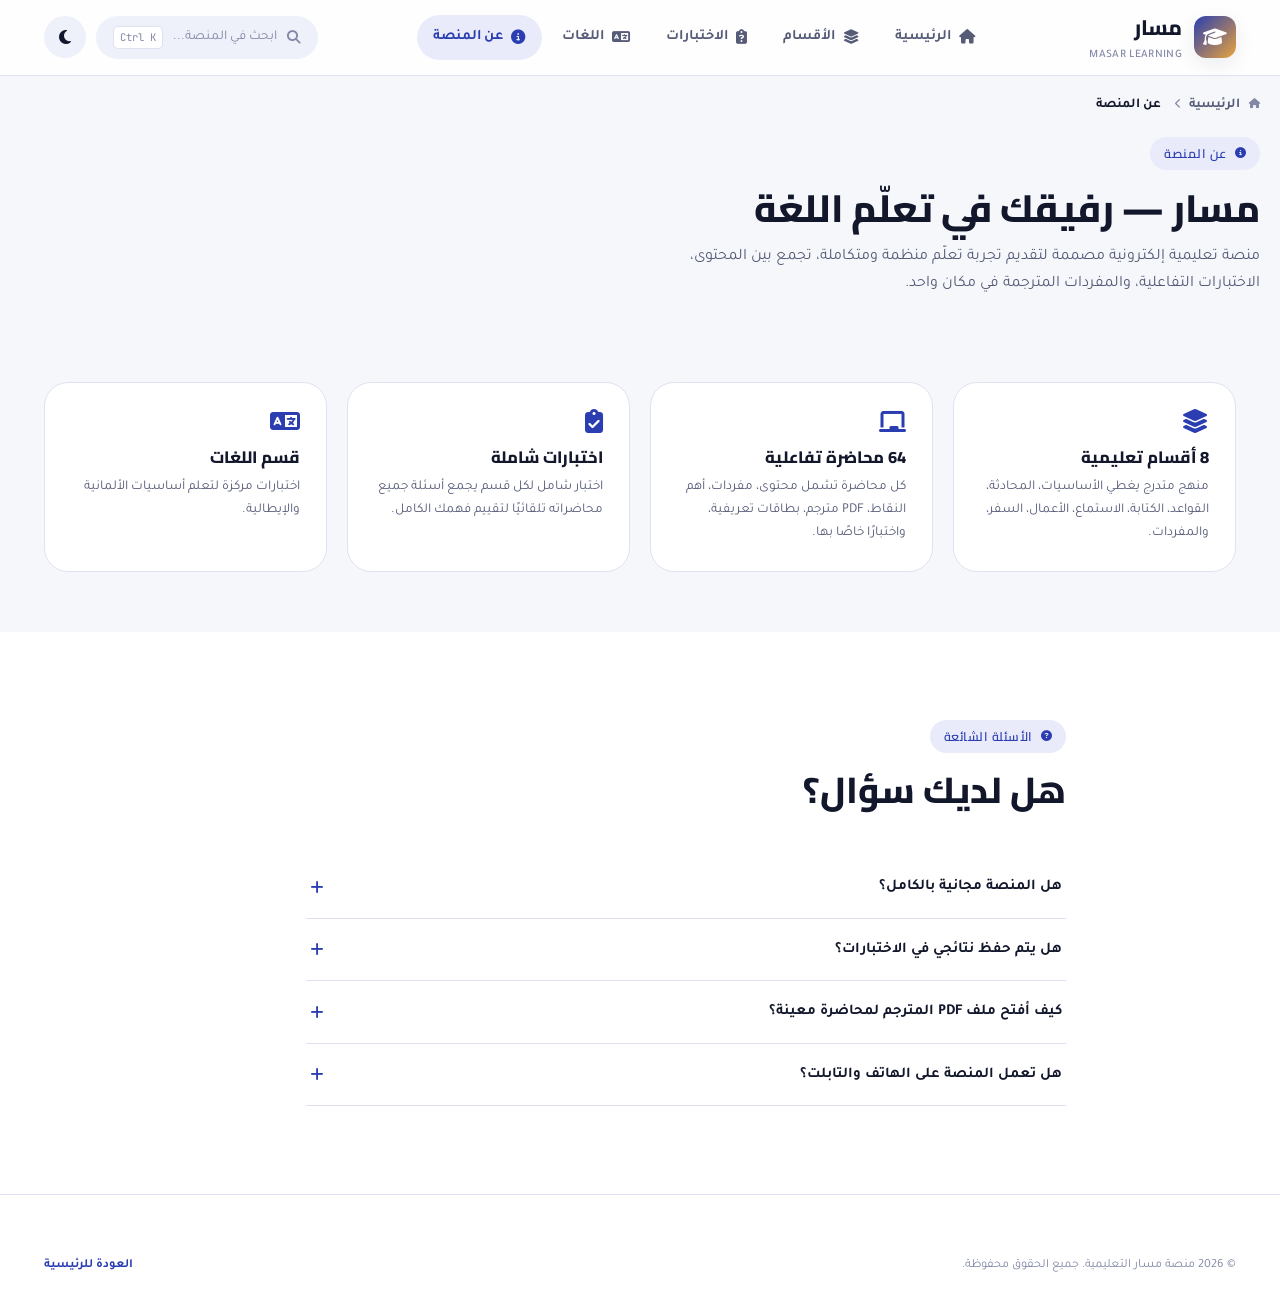
<file: about.html>
<!DOCTYPE html>
<html lang="ar" dir="rtl">
<head>
<meta charset="UTF-8" />
<meta name="viewport" content="width=device-width, initial-scale=1.0" />
<title>عن المنصة | مسار</title>
<link rel="preconnect" href="https://fonts.googleapis.com">
<link href="https://fonts.googleapis.com/css2?family=Cairo:wght@500;600;700;800;900&family=Tajawal:wght@400;500;700&family=JetBrains+Mono:wght@600;700&display=swap" rel="stylesheet">
<link rel="stylesheet" href="https://cdnjs.cloudflare.com/ajax/libs/font-awesome/6.5.1/css/all.min.css">
<link rel="stylesheet" href="style.css">
<link rel="stylesheet" href="animations.css">
<link rel="stylesheet" href="responsive.css">
</head>
<body>
<a class="skip-link" href="#main">تخطَّ إلى المحتوى</a>

<header class="site-header">
  <div class="container header-inner">
    <a href="index.html" class="brand">
      <span class="brand-mark"><i class="fa-solid fa-graduation-cap"></i></span>
      <span class="brand-text"><span>مسار</span><span class="brand-sub">MASAR LEARNING</span></span>
    </a>
    <nav class="main-nav" aria-label="التنقل الرئيسي">
      <a href="index.html"><i class="fa-solid fa-house"></i> الرئيسية</a>
      <a href="sections.html"><i class="fa-solid fa-layer-group"></i> الأقسام</a>
      <a href="quiz.html"><i class="fa-solid fa-clipboard-question"></i> الاختبارات</a>
      <a href="languages.html"><i class="fa-solid fa-language"></i> اللغات</a>
      <a href="about.html"><i class="fa-solid fa-circle-info"></i> عن المنصة</a>
    </nav>
    <div class="header-actions">
      <button class="search-trigger" type="button" aria-label="بحث">
        <i class="fa-solid fa-magnifying-glass"></i>
        <span class="st-label">ابحث في المنصة...</span>
        <kbd>Ctrl K</kbd>
      </button>
      <button class="btn-icon theme-toggle" type="button" aria-label="تبديل الوضع الليلي/النهاري">
        <i class="fa-solid fa-sun icon-sun"></i>
        <i class="fa-solid fa-moon icon-moon"></i>
      </button>
      <button class="nav-toggle" type="button" aria-label="فتح القائمة"><i class="fa-solid fa-bars"></i></button>
    </div>
  </div>
</header>

<div class="mobile-nav-drawer">
  <a href="index.html"><i class="fa-solid fa-house"></i> الرئيسية</a>
  <a href="sections.html"><i class="fa-solid fa-layer-group"></i> الأقسام</a>
  <a href="quiz.html"><i class="fa-solid fa-clipboard-question"></i> الاختبارات</a>
  <a href="languages.html"><i class="fa-solid fa-language"></i> اللغات</a>
  <a href="about.html"><i class="fa-solid fa-circle-info"></i> عن المنصة</a>
</div>

<main id="main">
  <div class="breadcrumbs container"><ol><li><a href="index.html"><i class="fa-solid fa-house"></i> الرئيسية</a></li><li><i class="fa-solid fa-chevron-left"></i></li><li>عن المنصة</li></ol></div>
  <div class="page-hero container">
    <span class="eyebrow"><i class="fa-solid fa-circle-info"></i> عن المنصة</span>
    <h1>مسار — رفيقك في تعلّم اللغة</h1>
    <p>منصة تعليمية إلكترونية مصممة لتقديم تجربة تعلّم منظمة ومتكاملة، تجمع بين المحتوى، الاختبارات التفاعلية، والمفردات المترجمة في مكان واحد.</p>
  </div>

  <div class="container" style="padding-bottom:60px;">
    <div class="about-grid">
      <div class="about-card reveal stagger-item">
        <i class="fa-solid fa-layer-group"></i>
        <h4>8 أقسام تعليمية</h4>
        <p>منهج متدرج يغطي الأساسيات، المحادثة، القواعد، الكتابة، الاستماع، الأعمال، السفر، والمفردات.</p>
      </div>
      <div class="about-card reveal stagger-item">
        <i class="fa-solid fa-chalkboard"></i>
        <h4>64 محاضرة تفاعلية</h4>
        <p>كل محاضرة تشمل محتوى، مفردات، أهم النقاط، PDF مترجم، بطاقات تعريفية، واختبارًا خاصًا بها.</p>
      </div>
      <div class="about-card reveal stagger-item">
        <i class="fa-solid fa-clipboard-check"></i>
        <h4>اختبارات شاملة</h4>
        <p>اختبار شامل لكل قسم يجمع أسئلة جميع محاضراته تلقائيًا لتقييم فهمك الكامل.</p>
      </div>
      <div class="about-card reveal stagger-item">
        <i class="fa-solid fa-language"></i>
        <h4>قسم اللغات</h4>
        <p>اختبارات مركزة لتعلم أساسيات الألمانية والإيطالية.</p>
      </div>
    </div>
  </div>

  <section class="section-block alt" id="faq">
    <div class="container" style="max-width:900px;">
      <div class="section-head reveal">
        <div>
          <span class="eyebrow"><i class="fa-solid fa-circle-question"></i> الأسئلة الشائعة</span>
          <h2>هل لديك سؤال؟</h2>
        </div>
      </div>
      <div class="faq-list">
        <div class="faq-item">
          <button class="faq-q"><span>هل المنصة مجانية بالكامل؟</span><i class="fa-solid fa-plus"></i></button>
          <div class="faq-a"><p>نعم، جميع الأقسام والمحاضرات والاختبارات متاحة بالكامل بدون أي رسوم أو تسجيل.</p></div>
        </div>
        <div class="faq-item">
          <button class="faq-q"><span>هل يتم حفظ نتائجي في الاختبارات؟</span><i class="fa-solid fa-plus"></i></button>
          <div class="faq-a"><p>نعم، يتم حفظ أفضل نتيجة لك ووضع العرض المفضل (الوضع الليلي/النهاري) محليًا على جهازك.</p></div>
        </div>
        <div class="faq-item">
          <button class="faq-q"><span>كيف أفتح ملف PDF المترجم لمحاضرة معينة؟</span><i class="fa-solid fa-plus"></i></button>
          <div class="faq-a"><p>من داخل صفحة أي محاضرة، افتح تبويب "PDF مترجم" ثم اضغط على زر فتح الملف ليُفتح في Google Drive بتبويب جديد.</p></div>
        </div>
        <div class="faq-item">
          <button class="faq-q"><span>هل تعمل المنصة على الهاتف والتابلت؟</span><i class="fa-solid fa-plus"></i></button>
          <div class="faq-a"><p>نعم، تم تصميم المنصة لتعمل بشكل كامل ومتجاوب على جميع الأجهزة.</p></div>
        </div>
      </div>
    </div>
  </section>
</main>

<!-- Loading Spinner -->
<div id="page-loader">
    <div class="loader-spinner"></div>
</div>

<footer class="site-footer">
  <div class="container">
    <div class="footer-bottom" style="border-top:none; padding-top:0;">
      <span>© 2026 منصة مسار التعليمية. جميع الحقوق محفوظة.</span>
      <a href="index.html" style="font-weight:700; color:var(--color-primary);">العودة للرئيسية</a>
    </div>
  </div>
</footer>
<script>
    window.addEventListener('DOMContentLoaded', () => {
        setTimeout(() => {
            const loader = document.getElementById('page-loader');
            if (loader) {
                loader.style.opacity = '0';
                loader.style.transition = 'opacity 0.3s ease';
                setTimeout(() => loader.remove(), 300);
            }
        }, 0); // تختفي بعد 0.2 ثانية بضمان تام
    });
</script>
<script src="data.js"></script>
<script src="utils.js"></script>
<script src="theme.js"></script>
<script src="navigation.js"></script>
<script src="search.js"></script>
<script src="app.js"></script>
<script>
    window.addEventListener('DOMContentLoaded', () => {
        setTimeout(() => {
            const loader = document.getElementById('page-loader');
            if (loader) {
                loader.style.opacity = '0';
                loader.style.transition = 'opacity 0.3s ease';
                setTimeout(() => loader.remove(), 300);
            }
        }, 300); // تختفي بعد 0.2 ثانية بضمان تام
    });
</script>
</body>
</html>
</file>
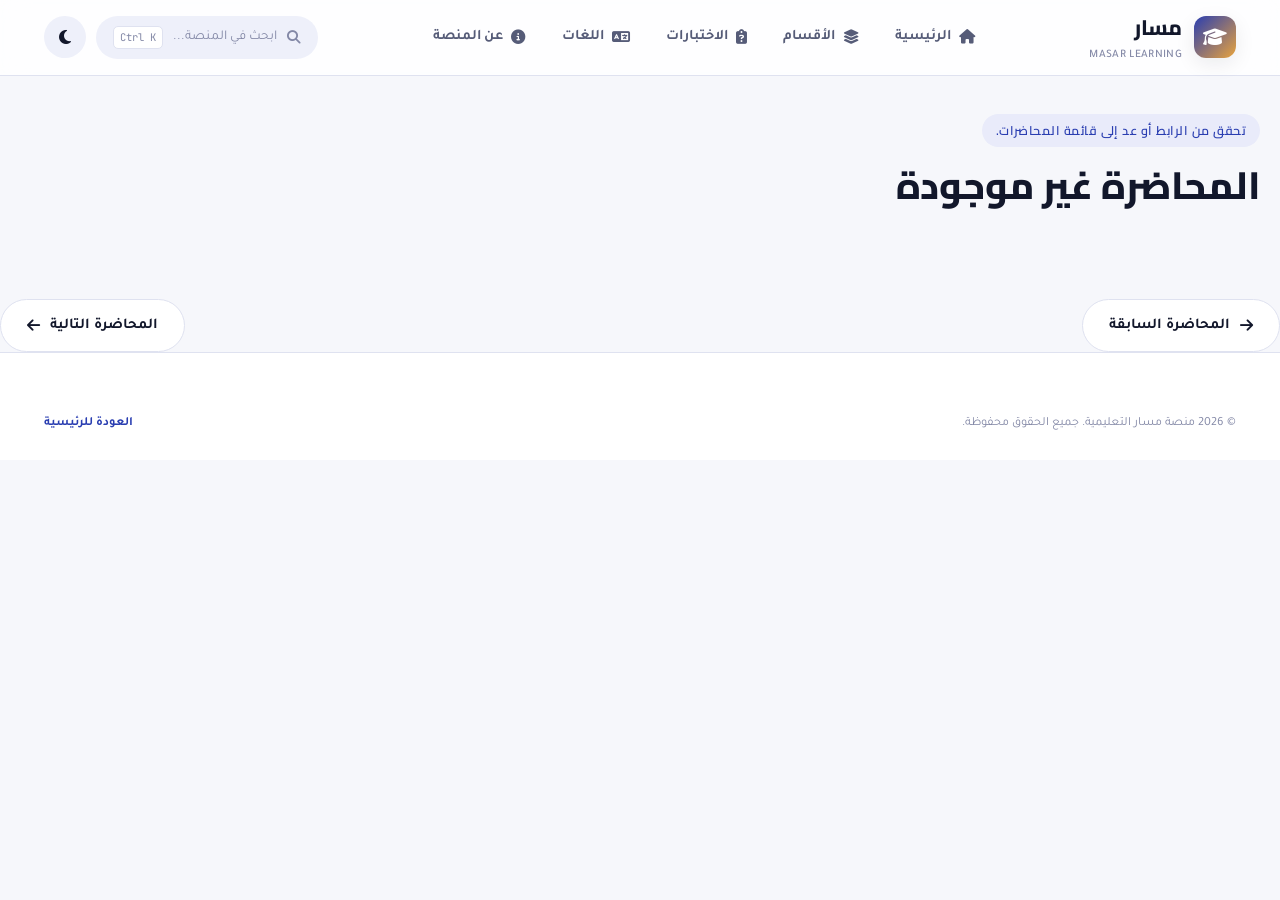
<file: lecture.html>
<!DOCTYPE html>
<html lang="ar" dir="rtl">
<head>
<meta charset="UTF-8" />
<meta name="viewport" content="width=device-width, initial-scale=1.0" />
<title>المحاضرة | مسار</title>
<link rel="preconnect" href="https://fonts.googleapis.com">
<link href="https://fonts.googleapis.com/css2?family=Cairo:wght@500;600;700;800;900&family=Tajawal:wght@400;500;700&family=JetBrains+Mono:wght@600;700&display=swap" rel="stylesheet">
<link rel="stylesheet" href="https://cdnjs.cloudflare.com/ajax/libs/font-awesome/6.5.1/css/all.min.css">
<link rel="stylesheet" href="style.css">
<link rel="stylesheet" href="animations.css">
<link rel="stylesheet" href="responsive.css">
</head>
<body>
<a class="skip-link" href="#main">تخطَّ إلى المحتوى</a>

<header class="site-header">
  <div class="container header-inner">
    <a href="index.html" class="brand">
      <span class="brand-mark"><i class="fa-solid fa-graduation-cap"></i></span>
      <span class="brand-text"><span>مسار</span><span class="brand-sub">MASAR LEARNING</span></span>
    </a>
    <nav class="main-nav" aria-label="التنقل الرئيسي">
      <a href="index.html"><i class="fa-solid fa-house"></i> الرئيسية</a>
      <a href="sections.html"><i class="fa-solid fa-layer-group"></i> الأقسام</a>
      <a href="quiz.html"><i class="fa-solid fa-clipboard-question"></i> الاختبارات</a>
      <a href="languages.html"><i class="fa-solid fa-language"></i> اللغات</a>
      <a href="about.html"><i class="fa-solid fa-circle-info"></i> عن المنصة</a>
    </nav>
    <div class="header-actions">
      <button class="search-trigger" type="button" aria-label="بحث">
        <i class="fa-solid fa-magnifying-glass"></i>
        <span class="st-label">ابحث في المنصة...</span>
        <kbd>Ctrl K</kbd>
      </button>
      <button class="btn-icon theme-toggle" type="button" aria-label="تبديل الوضع الليلي/النهاري">
        <i class="fa-solid fa-sun icon-sun"></i>
        <i class="fa-solid fa-moon icon-moon"></i>
      </button>
      <button class="nav-toggle" type="button" aria-label="فتح القائمة"><i class="fa-solid fa-bars"></i></button>
    </div>
  </div>
</header>

<div class="mobile-nav-drawer">
  <a href="index.html"><i class="fa-solid fa-house"></i> الرئيسية</a>
  <a href="sections.html"><i class="fa-solid fa-layer-group"></i> الأقسام</a>
  <a href="quiz.html"><i class="fa-solid fa-clipboard-question"></i> الاختبارات</a>
  <a href="languages.html"><i class="fa-solid fa-language"></i> اللغات</a>
  <a href="about.html"><i class="fa-solid fa-circle-info"></i> عن المنصة</a>
</div>

<main id="main">
<div id="lecturePageRoot">
  <div class="breadcrumbs container"><ol></ol></div>
  <div class="page-hero container">
    <span class="eyebrow" id="lectureSub"><i class="fa-solid fa-book"></i></span>
    <h1 id="lectureTitle">عنوان المحاضرة</h1>
  </div>

  <div class="container" style="padding-bottom:100px;" id="lectureShell">
    <div class="lecture-shell">
      <nav class="lecture-tabs" aria-label="أقسام المحاضرة">
        <button class="lecture-tab-btn active" data-tab="quiz"><i class="fa-solid fa-clipboard-question"></i> الاختبار</button>
        <!-- <button class="lecture-tab-btn active" data-tab="content"><i class="fa-solid fa-file-lines"></i> المحتوى</button> -->
        <button class="lecture-tab-btn" data-tab="vocabulary"><i class="fa-solid fa-spell-check"></i> المفردات</button>
        <button class="lecture-tab-btn" data-tab="points"><i class="fa-solid fa-list-check"></i> أهم النقاط</button>
        <button class="lecture-tab-btn" data-tab="pdf"><i class="fa-solid fa-file-pdf"></i> PDF مترجم</button>
        <button class="lecture-tab-btn" data-tab="flashcards"><i class="fa-solid fa-layer-group"></i> بطاقات تعريفية</button>
      </nav>

      <!-- <div class="lecture-panels">
        <section class="lecture-panel active" id="tabContentPanel">
          <div class="panel-card">
            <h3><i class="fa-solid fa-file-lines"></i> محتوى المحاضرة</h3>
            <p class="lecture-text-content"></p>
          </div> -->
        </section>
        <section class="lecture-panel active" id="tabQuizPanel">
          <div class="panel-card" style="text-align:center;">
            <h3 style="justify-content:center;"><i class="fa-solid fa-clipboard-question"></i> اختبار المحاضرة</h3>
            <p class="lecture-text-content" style="margin-bottom:22px;">
              يحتوي هذا الاختبار على <span id="lectureQuizCount">0</span> أسئلة اختيار من متعدد لتقييم فهمك للمحاضرة.
            </p>
            <a class="btn btn-accent" id="lectureQuizBtn" href="#"><i class="fa-solid fa-play"></i> ابدأ الاختبار</a>
          </div>
        </section>

        <section class="lecture-panel" id="tabVocabularyPanel">
          <div class="panel-card">
            <h3><i class="fa-solid fa-spell-check"></i> المفردات والترجمة</h3>
            <div id="vocabMount"></div>
          </div>
        </section>

        <section class="lecture-panel" id="tabPointsPanel">
          <div class="panel-card">
            <h3><i class="fa-solid fa-list-check"></i> أهم النقاط</h3>
            <div class="points-list" id="pointsList"></div>
          </div>
        </section>

        <section class="lecture-panel" id="tabPdfPanel">
          <div class="panel-card">
            <h3><i class="fa-solid fa-file-pdf"></i> ملف PDF المترجم</h3>
            <p class="lecture-text-content">حمّل أو افتح النسخة المترجمة الكاملة لهذه المحاضرة بصيغة PDF من Google Drive.</p>
            <div class="pdf-box">
              <div class="pdf-box-info">
                <span class="pdf-icon"><i class="fa-solid fa-file-pdf"></i></span>
                <div>
                  <h4>ملف المحاضرة المترجم</h4>
                  <p>يفتح في تبويب جديد عبر Google Drive</p>
                </div>
              </div>
              <a class="btn btn-primary" id="pdfOpenBtn" href="#" target="_blank" rel="noopener">
                <i class="fa-solid fa-arrow-up-right-from-square"></i> فتح PDF المترجم
              </a>
            </div>
          </div>
        </section>

        <section class="lecture-panel" id="tabFlashcardsPanel">
          <div class="panel-card">
            <h3><i class="fa-solid fa-layer-group"></i> بطاقات تعريفية</h3>
            <div id="flashcardsMount"></div>
          </div>
        </section>

      </div>
    </div>

    <div style="display:flex; justify-content:space-between; margin-top:34px; gap:14px; flex-wrap:wrap;">
      <a class="btn btn-ghost" id="prevLectureBtn" href="#"><i class="fa-solid fa-arrow-right"></i> المحاضرة السابقة</a>
      <a class="btn btn-ghost" id="nextLectureBtn" href="#" style="margin-inline-start:auto;">المحاضرة التالية <i class="fa-solid fa-arrow-left"></i></a>
    </div>
  </div>
</div>
</main>

<!-- Loading Spinner -->
<div id="page-loader">
    <div class="loader-spinner"></div>
</div>

<footer class="site-footer">
  <div class="container">
    <div class="footer-bottom" style="border-top:none; padding-top:0;">
      <span>© 2026 منصة مسار التعليمية. جميع الحقوق محفوظة.</span>
      <a href="index.html" style="font-weight:700; color:var(--color-primary);">العودة للرئيسية</a>
    </div>
  </div>
</footer>
<script>
    window.addEventListener('DOMContentLoaded', () => {
        setTimeout(() => {
            const loader = document.getElementById('page-loader');
            if (loader) {
                loader.style.opacity = '0';
                loader.style.transition = 'opacity 0.3s ease';
                setTimeout(() => loader.remove(), 300);
            }
        }, 300); // تختفي بعد 0.2 ثانية بضمان تام
    });
</script>
<script src="data.js"></script>
<script src="utils.js"></script>
<script src="theme.js"></script>
<script src="navigation.js"></script>
<script src="search.js"></script>
<script src="vocabulary.js"></script>
<script src="flashcards.js"></script>
<script src="lectures.js"></script>
<script src="app.js"></script>
</body>
</html>
</file>
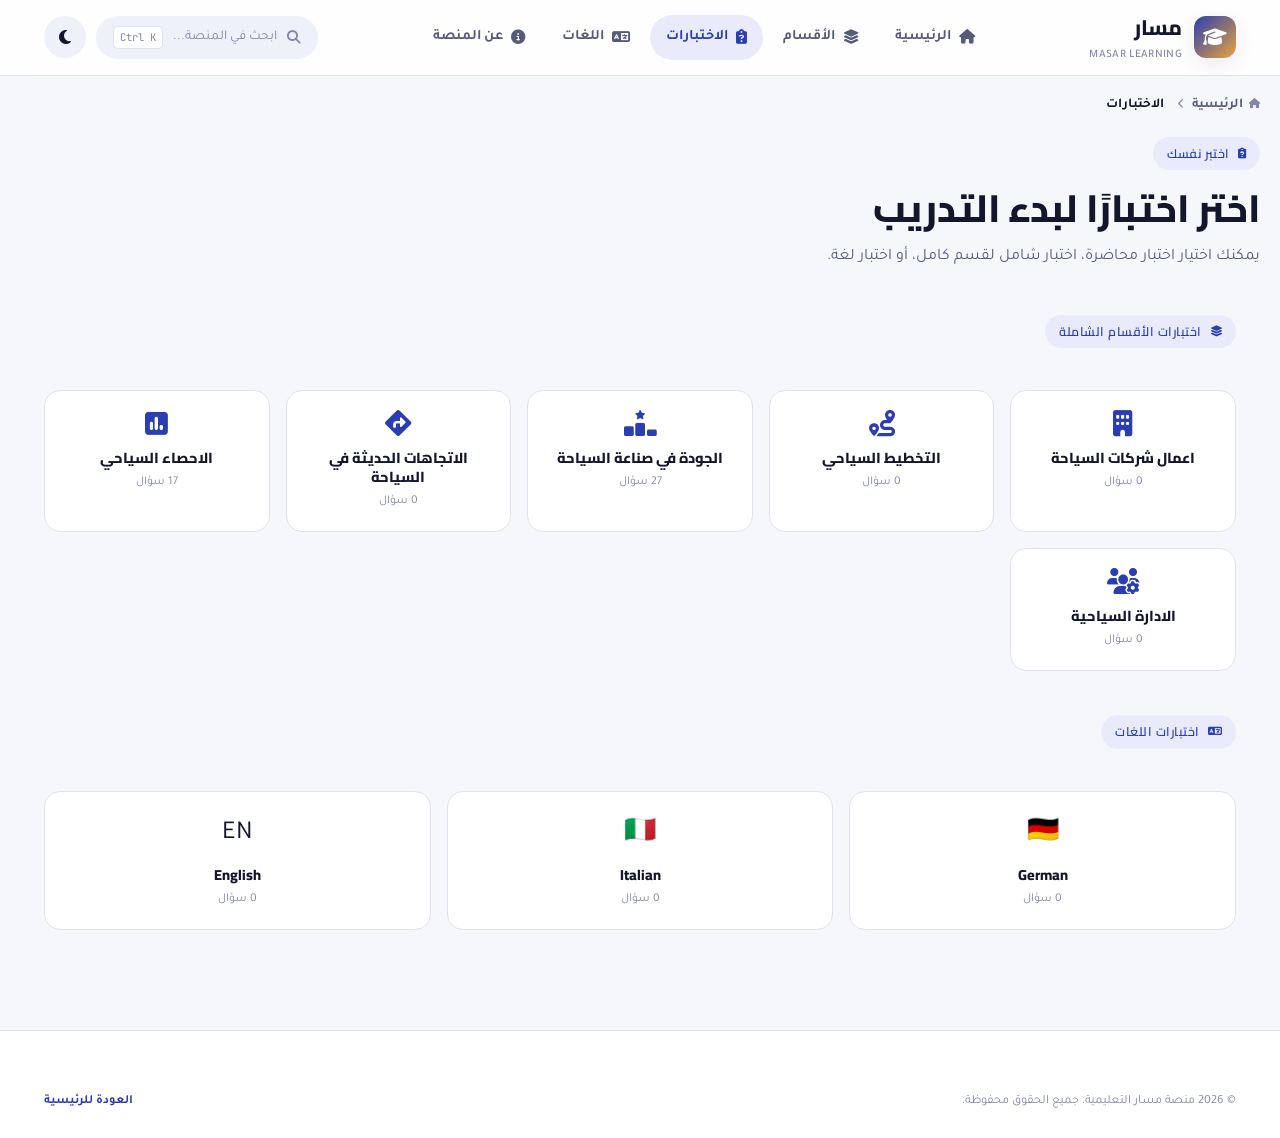
<file: quiz.html>
<!DOCTYPE html>
<html lang="ar" dir="rtl">
<head>
<meta charset="UTF-8" />
<meta name="viewport" content="width=device-width, initial-scale=1.0" />
<title>الاختبارات | مسار</title>
<link rel="preconnect" href="https://fonts.googleapis.com">
<link href="https://fonts.googleapis.com/css2?family=Cairo:wght@500;600;700;800;900&family=Tajawal:wght@400;500;700&family=JetBrains+Mono:wght@600;700&display=swap" rel="stylesheet">
<link rel="stylesheet" href="https://cdnjs.cloudflare.com/ajax/libs/font-awesome/6.5.1/css/all.min.css">
<link rel="stylesheet" href="style.css">
<link rel="stylesheet" href="animations.css">
<link rel="stylesheet" href="responsive.css">
</head>
<body>
<a class="skip-link" href="#main">تخطَّ إلى المحتوى</a>

<header class="site-header">
  <div class="container header-inner">
    <a href="index.html" class="brand">
      <span class="brand-mark"><i class="fa-solid fa-graduation-cap"></i></span>
      <span class="brand-text"><span>مسار</span><span class="brand-sub">MASAR LEARNING</span></span>
    </a>
    <nav class="main-nav" aria-label="التنقل الرئيسي">
      <a href="index.html"><i class="fa-solid fa-house"></i> الرئيسية</a>
      <a href="sections.html"><i class="fa-solid fa-layer-group"></i> الأقسام</a>
      <a href="quiz.html"><i class="fa-solid fa-clipboard-question"></i> الاختبارات</a>
      <a href="languages.html"><i class="fa-solid fa-language"></i> اللغات</a>
      <a href="about.html"><i class="fa-solid fa-circle-info"></i> عن المنصة</a>
    </nav>
    <div class="header-actions">
      <button class="search-trigger" type="button" aria-label="بحث">
        <i class="fa-solid fa-magnifying-glass"></i>
        <span class="st-label">ابحث في المنصة...</span>
        <kbd>Ctrl K</kbd>
      </button>
      <button class="btn-icon theme-toggle" type="button" aria-label="تبديل الوضع الليلي/النهاري">
        <i class="fa-solid fa-sun icon-sun"></i>
        <i class="fa-solid fa-moon icon-moon"></i>
      </button>
      <button class="nav-toggle" type="button" aria-label="فتح القائمة"><i class="fa-solid fa-bars"></i></button>
    </div>
  </div>
</header>

<div class="mobile-nav-drawer">
  <a href="index.html"><i class="fa-solid fa-house"></i> الرئيسية</a>
  <a href="sections.html"><i class="fa-solid fa-layer-group"></i> الأقسام</a>
  <a href="quiz.html"><i class="fa-solid fa-clipboard-question"></i> الاختبارات</a>
  <a href="languages.html"><i class="fa-solid fa-language"></i> اللغات</a>
  <a href="about.html"><i class="fa-solid fa-circle-info"></i> عن المنصة</a>
</div>

<main id="main">
<div id="quizPageRoot">
  <div class="breadcrumbs container"><ol></ol></div>
  <div class="page-hero container">
    <span class="eyebrow"><i class="fa-solid fa-clipboard-question"></i> اختبر نفسك</span>
    <h1 id="quizTitle">الاختبارات</h1>
    <p id="quizSub"></p>
  </div>

  <div class="container" style="padding-bottom:100px;">
    <div id="quizPicker" class="empty-hidden"></div>
    <div id="quizEngineMount" class="empty-hidden"></div>
  </div>
</div>
</main>

<!-- Loading Spinner -->
<div id="page-loader">
    <div class="loader-spinner"></div>
</div>

<footer class="site-footer">
  <div class="container">
    <div class="footer-bottom" style="border-top:none; padding-top:0;">
      <span>© 2026 منصة مسار التعليمية. جميع الحقوق محفوظة.</span>
      <a href="index.html" style="font-weight:700; color:var(--color-primary);">العودة للرئيسية</a>
    </div>
  </div>
</footer>
<script>
    window.addEventListener('DOMContentLoaded', () => {
        setTimeout(() => {
            const loader = document.getElementById('page-loader');
            if (loader) {
                loader.style.opacity = '0';
                loader.style.transition = 'opacity 0.3s ease';
                setTimeout(() => loader.remove(), 300);
            }
        }, 300); // تختفي بعد 0.2 ثانية بضمان تام
    });
</script>
<script src="data.js"></script>
<script src="utils.js"></script>
<script src="theme.js"></script>
<script src="navigation.js"></script>
<script src="search.js"></script>
<script src="quiz.js"></script>
<script src="quiz-page.js"></script>
<script src="app.js"></script>
</body>
</html>
</file>
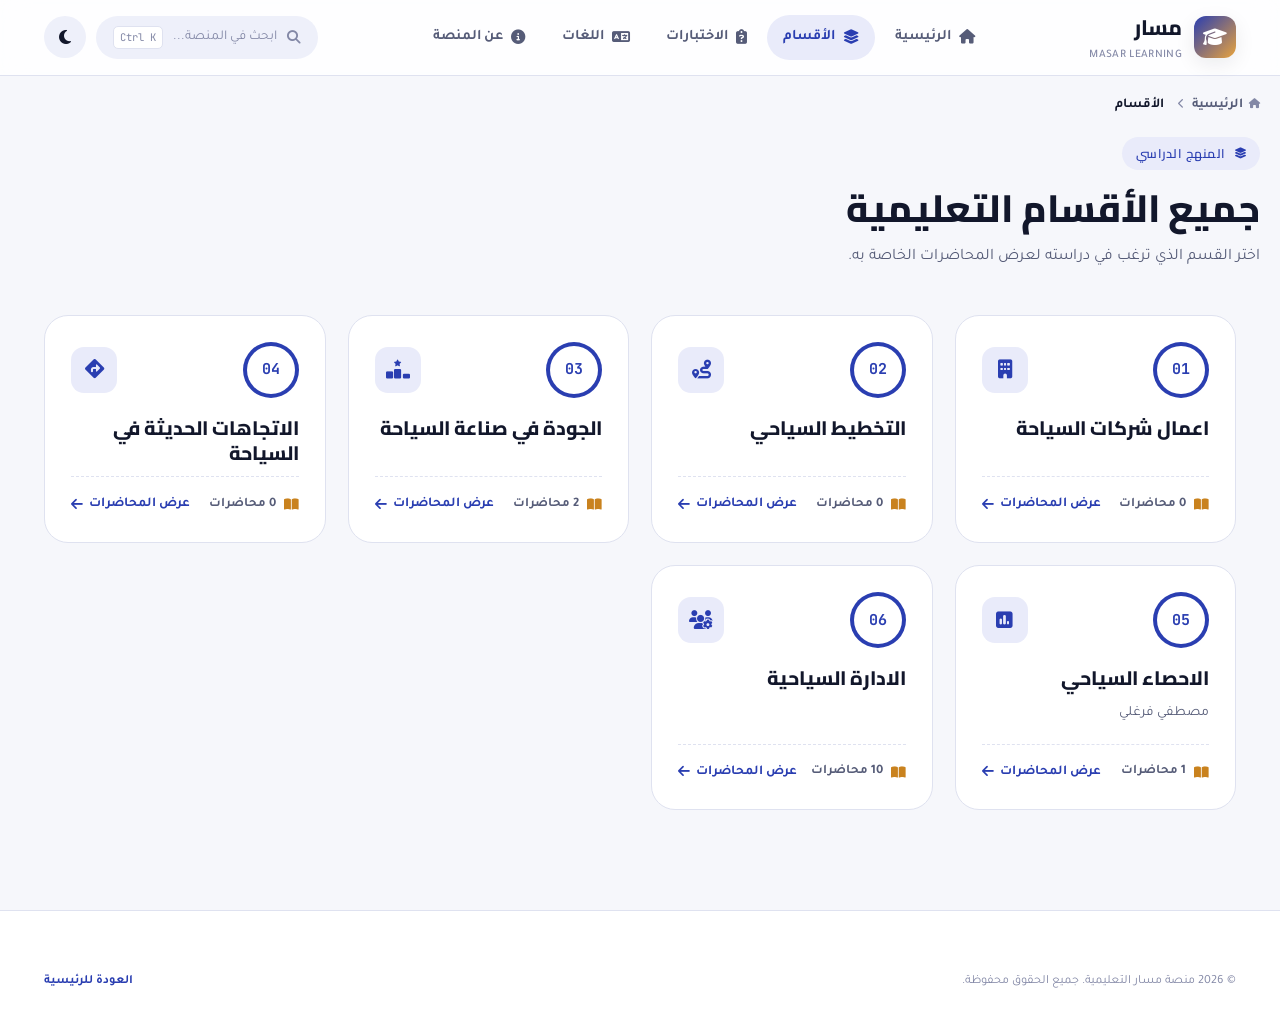
<file: sections.html>
<!DOCTYPE html>
<html lang="ar" dir="rtl">
<head>
<meta charset="UTF-8" />
<meta name="viewport" content="width=device-width, initial-scale=1.0" />
<title>الأقسام التعليمية | مسار</title>
<meta name="description" content="تصفح الأقسام الثمانية ومحاضراتها في منصة مسار التعليمية." />
<link rel="preconnect" href="https://fonts.googleapis.com">
<link href="https://fonts.googleapis.com/css2?family=Cairo:wght@500;600;700;800;900&family=Tajawal:wght@400;500;700&family=JetBrains+Mono:wght@600;700&display=swap" rel="stylesheet">
<link rel="stylesheet" href="https://cdnjs.cloudflare.com/ajax/libs/font-awesome/6.5.1/css/all.min.css">
<link rel="stylesheet" href="style.css">
<link rel="stylesheet" href="animations.css">
<link rel="stylesheet" href="responsive.css">
</head>
<body>
<a class="skip-link" href="#main">تخطَّ إلى المحتوى</a>

<header class="site-header">
  <div class="container header-inner">
    <a href="index.html" class="brand">
      <span class="brand-mark"><i class="fa-solid fa-graduation-cap"></i></span>
      <span class="brand-text"><span>مسار</span><span class="brand-sub">MASAR LEARNING</span></span>
    </a>
    <nav class="main-nav" aria-label="التنقل الرئيسي">
      <a href="index.html"><i class="fa-solid fa-house"></i> الرئيسية</a>
      <a href="sections.html"><i class="fa-solid fa-layer-group"></i> الأقسام</a>
      <a href="quiz.html"><i class="fa-solid fa-clipboard-question"></i> الاختبارات</a>
      <a href="languages.html"><i class="fa-solid fa-language"></i> اللغات</a>
      <a href="about.html"><i class="fa-solid fa-circle-info"></i> عن المنصة</a>
    </nav>
    <div class="header-actions">
      <button class="search-trigger" type="button" aria-label="بحث">
        <i class="fa-solid fa-magnifying-glass"></i>
        <span class="st-label">ابحث في المنصة...</span>
        <kbd>Ctrl K</kbd>
      </button>
      <button class="btn-icon theme-toggle" type="button" aria-label="تبديل الوضع الليلي/النهاري">
        <i class="fa-solid fa-sun icon-sun"></i>
        <i class="fa-solid fa-moon icon-moon"></i>
      </button>
      <button class="nav-toggle" type="button" aria-label="فتح القائمة"><i class="fa-solid fa-bars"></i></button>
    </div>
  </div>
</header>

<div class="mobile-nav-drawer">
  <a href="index.html"><i class="fa-solid fa-house"></i> الرئيسية</a>
  <a href="sections.html"><i class="fa-solid fa-layer-group"></i> الأقسام</a>
  <a href="quiz.html"><i class="fa-solid fa-clipboard-question"></i> الاختبارات</a>
  <a href="languages.html"><i class="fa-solid fa-language"></i> اللغات</a>
  <a href="about.html"><i class="fa-solid fa-circle-info"></i> عن المنصة</a>
</div>

<main id="main">
<div id="sectionsPageRoot">
  <div class="breadcrumbs container"><ol></ol></div>
  <div class="page-hero container">
    <span class="eyebrow"><i class="fa-solid fa-layer-group"></i> المنهج الدراسي</span>
    <h1 id="pageTitle">جميع الأقسام</h1>
    <p id="pageDesc"></p>
  </div>

  <div class="container" style="padding-bottom:100px;">
    <div class="sections-grid reveal-stagger empty-hidden" id="allSectionsGrid"></div>

    <div class="lecture-list empty-hidden" id="lectureList"></div>

    <div class="comprehensive-banner empty-hidden" id="comprehensiveBanner">
      <div class="comprehensive-banner-text">
        <h3><i class="fa-solid fa-trophy" style="color:var(--color-accent-dark);"></i> اختبار شامل للقسم</h3>
        <p>اختبر نفسك في <span id="comprehensiveCount">0</span> سؤالًا مجمّعة من كل محاضرات هذا القسم.</p>
      </div>
      <a class="btn btn-accent" id="comprehensiveLink" href="#"><i class="fa-solid fa-bolt"></i> ابدأ الاختبار الشامل</a>
    </div>
  </div>
</div>
</main>

<!-- Loading Spinner -->
<div id="page-loader">
    <div class="loader-spinner"></div>
</div>

<footer class="site-footer">
  <div class="container">
    <div class="footer-bottom" style="border-top:none; padding-top:0;">
      <span>© 2026 منصة مسار التعليمية. جميع الحقوق محفوظة.</span>
      <a href="index.html" style="font-weight:700; color:var(--color-primary);">العودة للرئيسية</a>
    </div>
  </div>
</footer>
<script>
    window.addEventListener('DOMContentLoaded', () => {
        setTimeout(() => {
            const loader = document.getElementById('page-loader');
            if (loader) {
                loader.style.opacity = '0';
                loader.style.transition = 'opacity 0.3s ease';
                setTimeout(() => loader.remove(), 300);
            }
        }, 300); // تختفي بعد 0.2 ثانية بضمان تام
    });
</script>
<script src="data.js"></script>
<script src="utils.js"></script>
<script src="theme.js"></script>
<script src="navigation.js"></script>
<script src="search.js"></script>
<script src="lectures.js"></script>
<script src="app.js"></script>
</body>
</html>
</file>
<file: style.css>
/* ==========================================================================
   منصة "مسار" التعليمية — Core Stylesheet
   Design system: academic indigo + amber accent, ring motif
   ========================================================================== */

:root {
  /* -------- Color tokens (Light) -------- */
  --color-bg: #F6F7FB;
  --color-bg-alt: #FFFFFF;
  --color-surface: #FFFFFF;
  --color-surface-2: #EEF0FA;
  --color-border: #DFE2F0;
  --color-text: #12172B;
  --color-text-muted: #565C78;
  --color-text-soft: #8388A6;

  --color-primary: #2A3EB1;
  --color-primary-dark: #1E2C85;
  --color-primary-light: #5769D8;
  --color-primary-tint: #E9EBFA;

  --color-accent: #E8A33D;
  --color-accent-dark: #C9821E;
  --color-accent-tint: #FCF0DC;

  --color-success: #1F9D6B;
  --color-success-tint: #E1F7EE;
  --color-danger: #E4574C;
  --color-danger-tint: #FCE7E5;

  --shadow-sm: 0 1px 2px rgba(18, 23, 43, 0.06), 0 1px 1px rgba(18, 23, 43, 0.04);
  --shadow-md: 0 6px 20px rgba(18, 23, 43, 0.08);
  --shadow-lg: 0 20px 45px rgba(18, 23, 43, 0.14);
  --shadow-ring: 0 0 0 4px rgba(42, 62, 177, 0.12);

  --radius-sm: 10px;
  --radius-md: 16px;
  --radius-lg: 24px;
  --radius-pill: 999px;

  --font-display: 'Cairo', 'Tahoma', sans-serif;
  --font-body: 'Tajawal', 'Cairo', sans-serif;
  --font-mono: 'JetBrains Mono', monospace;

  --header-h: 76px;
  --transition-fast: 160ms cubic-bezier(.4,0,.2,1);
  --transition-base: 280ms cubic-bezier(.4,0,.2,1);
  --transition-slow: 480ms cubic-bezier(.16,1,.3,1);
}

[data-theme="dark"] {
  --color-bg: #0E1220;
  --color-bg-alt: #151A2E;
  --color-surface: #171C33;
  --color-surface-2: #1D2340;
  --color-border: #2A3057;
  --color-text: #EDEFF7;
  --color-text-muted: #A6ACCB;
  --color-text-soft: #6F759A;

  --color-primary: #6C7EF0;
  --color-primary-dark: #4C5DD0;
  --color-primary-light: #8B9AF7;
  --color-primary-tint: #1D2350;

  --color-accent: #F2B95A;
  --color-accent-dark: #E8A33D;
  --color-accent-tint: #2E2210;

  --color-success: #37C98D;
  --color-success-tint: #123326;
  --color-danger: #F27168;
  --color-danger-tint: #3A1A19;

  --shadow-sm: 0 1px 2px rgba(0,0,0,.3);
  --shadow-md: 0 6px 24px rgba(0,0,0,.35);
  --shadow-lg: 0 24px 60px rgba(0,0,0,.5);
  --shadow-ring: 0 0 0 4px rgba(108, 126, 240, 0.22);
}

/* -------- Reset -------- */
*, *::before, *::after { box-sizing: border-box; margin: 0; padding: 0; }
html { scroll-behavior: smooth; }
html, body { height: 100%; }
body {
  font-family: var(--font-body);
  background: var(--color-bg);
  color: var(--color-text);
  direction: rtl;
  line-height: 1.7;
  -webkit-font-smoothing: antialiased;
  transition: background var(--transition-base), color var(--transition-base);
  overflow-x: hidden;
}
img { max-width: 100%; display: block; }
a { color: inherit; text-decoration: none; }
ul, ol { list-style: none; }
button { font: inherit; cursor: pointer; border: none; background: none; color: inherit; }
input, select { font: inherit; color: inherit; }
h1, h2, h3, h4 { font-family: var(--font-display); font-weight: 800; line-height: 1.3; }

.container {
  width: 100%;
  max-width: 1240px;
  margin-inline: auto;
  padding-inline: 24px;
}

:focus-visible {
  outline: 3px solid var(--color-accent);
  outline-offset: 2px;
  border-radius: 6px;
}

.skip-link {
  position: absolute;
  right: 12px; top: -60px;
  background: var(--color-primary);
  color: #fff;
  padding: 10px 18px;
  border-radius: var(--radius-sm);
  z-index: 999;
  transition: top var(--transition-fast);
}
.skip-link:focus { top: 12px; }

/* -------- Eyebrow / section labels -------- */
.eyebrow {
  display: inline-flex;
  align-items: center;
  gap: 8px;
  font-family: 'Cairo', sans-serif;
  font-size: 12.5px;
  letter-spacing: .04em;
  font-weight: 600;
  color: var(--color-primary);
  background: var(--color-primary-tint);
  padding: 6px 14px;
  border-radius: var(--radius-pill);
}
.eyebrow i { font-size: 11px; }

/* -------- Buttons -------- */
.btn {
  position: relative;
  display: inline-flex;
  align-items: center;
  justify-content: center;
  gap: 10px;
  padding: 13px 26px;
  border-radius: var(--radius-pill);
  font-weight: 700;
  font-size: 15px;
  white-space: nowrap;
  transition: transform var(--transition-fast), box-shadow var(--transition-fast), background var(--transition-fast), color var(--transition-fast);
  overflow: hidden;
  isolation: isolate;
}
.btn i { font-size: 15px; }
.btn:active { transform: translateY(1px) scale(.98); }

.btn-primary {
  background: linear-gradient(135deg, var(--color-primary), var(--color-primary-light));
  color: #fff;
  box-shadow: 0 10px 24px -8px rgba(42, 62, 177, 0.55);
}
.btn-primary:hover { transform: translateY(-2px); box-shadow: 0 16px 30px -10px rgba(42, 62, 177, 0.6); }

.btn-accent {
  background: linear-gradient(135deg, var(--color-accent), var(--color-accent-dark));
  color: #241705;
  box-shadow: 0 10px 24px -8px rgba(232, 163, 61, 0.55);
}
.btn-accent:hover { transform: translateY(-2px); box-shadow: 0 16px 30px -10px rgba(232, 163, 61, 0.6); }

.btn-ghost {
  background: var(--color-surface);
  color: var(--color-text);
  border: 1.5px solid var(--color-border);
}
.btn-ghost:hover { border-color: var(--color-primary); color: var(--color-primary); }

.btn-outline-light {
  background: rgba(255,255,255,.08);
  color: #fff;
  border: 1.5px solid rgba(255,255,255,.4);
  backdrop-filter: blur(6px);
}
.btn-outline-light:hover { background: rgba(255,255,255,.16); }

.btn-sm { padding: 9px 18px; font-size: 13.5px; }
.btn-block { width: 100%; }
.btn-icon {
  width: 42px; height: 42px; padding: 0; border-radius: 50%;
  display: inline-flex; align-items: center; justify-content: center;
  background: var(--color-surface-2); color: var(--color-text);
}
.btn-icon:hover { background: var(--color-primary-tint); color: var(--color-primary); }

/* ripple */
.ripple { position: absolute; border-radius: 50%; background: rgba(255,255,255,.55); transform: scale(0); animation: ripple-anim .6s ease-out; pointer-events: none; }
@keyframes ripple-anim { to { transform: scale(3); opacity: 0; } }

/* ==========================================================================
   Header
   ========================================================================== */
.site-header {
  position: sticky; top: 0; z-index: 500;
  height: var(--header-h);
  display: flex; align-items: center;
  background: color-mix(in srgb, var(--color-bg-alt) 82%, transparent);
  backdrop-filter: blur(14px) saturate(1.4);
  border-bottom: 1px solid var(--color-border);
  transition: background var(--transition-base), border-color var(--transition-base);
}
.header-inner { display: flex; align-items: center; justify-content: space-between; gap: 24px; width: 100%; }

.brand { display: flex; align-items: center; gap: 12px; font-family: var(--font-display); font-weight: 800; font-size: 21px; }
.brand-mark {
  width: 42px; height: 42px; border-radius: 12px;
  background: linear-gradient(135deg, var(--color-primary), var(--color-accent));
  display: flex; align-items: center; justify-content: center;
  color: #fff; font-size: 19px;
  box-shadow: var(--shadow-md);
}
.brand-text span { display: block; }
.brand-text .brand-sub { font-family: var(--font-body); font-weight: 500; font-size: 11.5px; color: var(--color-text-soft); letter-spacing: .03em; }

.main-nav { display: flex; align-items: center; gap: 4px; }
.main-nav a {
  padding: 10px 16px; border-radius: var(--radius-pill);
  font-weight: 600; font-size: 14.5px; color: var(--color-text-muted);
  transition: background var(--transition-fast), color var(--transition-fast);
  display: flex; align-items: center; gap: 8px;
}
.main-nav a:hover, .main-nav a.active { background: var(--color-primary-tint); color: var(--color-primary); }

.header-actions { display: flex; align-items: center; gap: 10px; }
.search-trigger { display: flex; align-items: center; gap: 10px; padding: 9px 16px; border-radius: var(--radius-pill); background: var(--color-surface-2); color: var(--color-text-soft); font-size: 13.5px; min-width: 168px; border: 1px solid transparent; }
.search-trigger:hover { border-color: var(--color-border); }
.search-trigger kbd { margin-inline-start: auto; font-family: var(--font-mono); font-size: 10.5px; background: var(--color-surface); border: 1px solid var(--color-border); padding: 2px 6px; border-radius: 5px; }

.theme-toggle { position: relative; width: 42px; height: 42px; }
.theme-toggle i { position: absolute; inset: 0; display: flex; align-items: center; justify-content: center; transition: opacity var(--transition-base), transform var(--transition-base); }
.theme-toggle .icon-sun { opacity: 0; transform: rotate(-90deg) scale(.4); }
.theme-toggle .icon-moon { opacity: 1; transform: rotate(0) scale(1); }
[data-theme="dark"] .theme-toggle .icon-sun { opacity: 1; transform: rotate(0) scale(1); }
[data-theme="dark"] .theme-toggle .icon-moon { opacity: 0; transform: rotate(90deg) scale(.4); }

.nav-toggle { display: none; width: 42px; height: 42px; border-radius: 10px; background: var(--color-surface-2); align-items: center; justify-content: center; font-size: 18px; }

/* ==========================================================================
   Breadcrumbs
   ========================================================================== */
.breadcrumbs { padding: 18px 0 0; }
.breadcrumbs ol { display: flex; flex-wrap: wrap; align-items: center; gap: 8px; font-size: 13.5px; color: var(--color-text-soft); }
.breadcrumbs a { color: var(--color-text-muted); font-weight: 600; transition: color var(--transition-fast); }
.breadcrumbs a:hover { color: var(--color-primary); }
.breadcrumbs li:last-child { color: var(--color-text); font-weight: 700; }
.breadcrumbs i { font-size: 10px; margin-inline-end: 6px; color: var(--color-text-soft); }

/* ==========================================================================
   Hero
   ========================================================================== */
.hero {
  position: relative;
  padding: 76px 0 96px;
  overflow: hidden;
  background: radial-gradient(circle at 15% 15%, var(--color-primary-tint), transparent 55%),
              radial-gradient(circle at 85% 30%, var(--color-accent-tint), transparent 45%);
}
.hero-grid { display: grid; grid-template-columns: 1.1fr .9fr; gap: 56px; align-items: center; }
.hero-eyebrow { margin-bottom: 22px; }
.hero h1 { font-size: clamp(34px, 4.4vw, 56px); letter-spacing: -.01em; margin-bottom: 20px; }
.hero h1 .accent-word {
  background: linear-gradient(120deg, var(--color-primary), var(--color-accent));
  -webkit-background-clip: text; background-clip: text; color: transparent;
}
.hero p.lead { font-size: 17.5px; color: var(--color-text-muted); max-width: 52ch; margin-bottom: 34px; }
.hero-cta { display: flex; flex-wrap: wrap; gap: 14px; margin-bottom: 40px; }
.hero-meta { display: flex; flex-wrap: wrap; gap: 28px; }
.hero-meta-item { display: flex; align-items: center; gap: 10px; font-size: 13.5px; color: var(--color-text-muted); font-weight: 600; }
.hero-meta-item i { color: var(--color-success); }

.hero-visual { position: relative; height: 420px; }
.hero-orbit {
  position: absolute; inset: 0; border-radius: var(--radius-lg);
  background: linear-gradient(155deg, var(--color-primary), var(--color-primary-dark) 60%, var(--color-accent-dark));
  box-shadow: var(--shadow-lg);
  overflow: hidden;
}
.hero-orbit::before, .hero-orbit::after {
  content: ""; position: absolute; border-radius: 50%;
  border: 1px solid rgba(255,255,255,.18);
}
.hero-orbit::before { width: 320px; height: 320px; top: -60px; inset-inline-end: -80px; }
.hero-orbit::after { width: 220px; height: 220px; bottom: -60px; inset-inline-start: -50px; }

.hero-floating-card {
  position: absolute;
  background: rgba(255,255,255,.12);
  backdrop-filter: blur(16px);
  border: 1px solid rgba(255,255,255,.25);
  border-radius: var(--radius-md);
  padding: 16px 18px;
  color: #fff;
  box-shadow: 0 20px 40px rgba(0,0,0,.25);
  animation: floaty 5s ease-in-out infinite;
}
.hero-floating-card.card-a { top: 12%; inset-inline-start: 8%; animation-delay: 0s; }
.hero-floating-card.card-b { bottom: 16%; inset-inline-end: 6%; animation-delay: 1.2s; }
.hero-floating-card.card-c { top: 46%; inset-inline-start: 50%; transform: translateX(-50%); animation-delay: 2.1s; }
.hero-floating-card .fc-title { font-size: 12.5px; opacity: .8; margin-bottom: 4px; }
.hero-floating-card .fc-value { font-family: var(--font-display); font-weight: 800; font-size: 19px; display: flex; align-items: center; gap: 8px; }

@keyframes floaty { 0%, 100% { transform: translateY(0); } 50% { transform: translateY(-14px); } }
.hero-floating-card.card-c { animation-name: floaty-c; }
@keyframes floaty-c { 0%, 100% { transform: translateX(-50%) translateY(0); } 50% { transform: translateX(-50%) translateY(-14px); } }

/* ==========================================================================
   Section headings
   ========================================================================== */
.section-head { display: flex; align-items: flex-end; justify-content: space-between; gap: 24px; margin-bottom: 42px; flex-wrap: wrap; }
.section-head h2 { font-size: clamp(26px, 3vw, 36px); margin-top: 14px; }
.section-head p { color: var(--color-text-muted); max-width: 60ch; margin-top: 10px; }
.section-block { padding: 88px 0; }
.section-block.alt { background: var(--color-bg-alt); }

/* ==========================================================================
   Section cards (curriculum)
   ========================================================================== */
.sections-grid { 
  display: grid; 
  grid-template-columns: repeat(auto-fit, minmax(280px, 1fr)); 
  gap: 22px; 
}

.section-card {
  position: relative;
  background: var(--color-surface);
  border: 1px solid var(--color-border);
  border-radius: var(--radius-lg);
  padding: 26px;
  display: flex;
  flex-direction: column;
  justify-content: space-between;
  transition: transform var(--transition-base), box-shadow var(--transition-base), border-color var(--transition-base);
}

.section-card:hover { 
  transform: translateY(-6px); 
  box-shadow: var(--shadow-lg); 
  border-color: transparent; 
}

.section-card-top { 
  display: flex; 
  align-items: center; 
  justify-content: space-between; 
  margin-bottom: 18px; 
}

.section-number-ring {
  width: 56px; 
  height: 56px; 
  border-radius: 50%;
  display: flex; 
  align-items: center; 
  justify-content: center; 
  position: relative;
  background: conic-gradient(var(--color-primary) calc(var(--pct, 100) * 1%), var(--color-surface-2) 0);
}

.section-number-ring::before { 
  content: ""; 
  position: absolute; 
  inset: 4px; 
  border-radius: 50%; 
  background: var(--color-surface); 
}

.section-number-ring span { 
  position: relative; 
  font-family: var(--font-mono); 
  font-weight: 700; 
  font-size: 15px; 
  color: var(--color-primary); 
}

.section-icon-badge {
  width: 46px; 
  height: 46px; 
  border-radius: 13px;
  display: flex; 
  align-items: center; 
  justify-content: center;
  background: var(--color-primary-tint); 
  color: var(--color-primary); 
  font-size: 19px;
  transition: background var(--transition-fast), color var(--transition-fast), transform var(--transition-fast);
}

.section-card:hover .section-icon-badge { 
  background: var(--color-primary); 
  color: #fff; 
  transform: rotate(-8deg) scale(1.05); 
}

.section-card h3 { 
  font-size: 19.5px; 
  margin-bottom: 10px; 
}

.section-card p { 
  color: var(--color-text-muted); 
  font-size: 14px; 
  margin-bottom: 18px; 
}

.section-card p:empty { 
  display: none; 
  margin-bottom: 0; 
}

.section-card-foot { 
  display: flex; 
  align-items: center; 
  justify-content: space-between; 
  padding-top: 16px; 
  border-top: 1px dashed var(--color-border); 
  margin-top: auto; 
}

.lecture-count { 
  display: flex; 
  align-items: center; 
  gap: 8px; 
  font-size: 13px; 
  font-weight: 700; 
  color: var(--color-text-muted); 
}

.lecture-count i { 
  color: var(--color-accent-dark); 
}

.section-card .card-link { 
  font-weight: 700; 
  font-size: 13.5px; 
  color: var(--color-primary); 
  display: flex; 
  align-items: center; 
  gap: 6px; 
}

.section-card .card-link i { 
  transition: transform var(--transition-fast); 
}

.section-card:hover .card-link i { 
  transform: translateX(-4px); 
}
/* ==========================================================================
   Languages section (home teaser)
   ========================================================================== */
.lang-grid { display: grid; grid-template-columns: repeat(auto-fit, minmax(240px, 1fr)); gap: 20px; }
.lang-card {
  display: flex; align-items: center; gap: 18px;
  background: var(--color-surface); border: 1px solid var(--color-border);
  border-radius: var(--radius-lg); padding: 22px; transition: transform var(--transition-base), box-shadow var(--transition-base);
}
.lang-card:hover { transform: translateY(-5px); box-shadow: var(--shadow-md); }
.lang-flag { font-size: 38px; width: 64px; height: 64px; border-radius: 16px; background: var(--color-surface-2); display: flex; align-items: center; justify-content: center; }
.lang-info h4 { font-size: 17px; margin-bottom: 4px; }
.lang-info p { font-size: 13px; color: var(--color-text-soft); }

/* ==========================================================================
   Stats
   ========================================================================== */
.stats-section { background: linear-gradient(155deg, var(--color-primary-dark), var(--color-primary) 55%, var(--color-accent-dark)); color: #fff; padding: 70px 0; }
.stats-grid { display: grid; grid-template-columns: repeat(auto-fit, minmax(180px, 1fr)); gap: 24px; }
.stat-card { text-align: center; padding: 20px; }
.stat-ring { width: 96px; height: 96px; margin: 0 auto 16px; position: relative; }
.stat-ring svg { width: 100%; height: 100%; transform: rotate(-90deg); }
.stat-ring circle { fill: none; stroke-width: 8; }
.stat-ring .ring-bg { stroke: rgba(255,255,255,.18); }
.stat-ring .ring-fg { stroke: #fff; stroke-linecap: round; transition: stroke-dashoffset 1.4s cubic-bezier(.16,1,.3,1); }
.stat-ring-value { position: absolute; inset: 0; display: flex; align-items: center; justify-content: center; font-family: var(--font-mono); font-weight: 700; font-size: 18px; }
.stat-card .stat-label { font-weight: 700; font-size: 14.5px; opacity: .92; }

/* ==========================================================================
   Footer
   ========================================================================== */
.site-footer { background: var(--color-bg-alt); border-top: 1px solid var(--color-border); padding: 60px 0 26px; }
.footer-grid { display: grid; grid-template-columns: 1.4fr 1fr 1fr 1fr; gap: 40px; margin-bottom: 40px; }
.footer-brand p { color: var(--color-text-muted); font-size: 13.5px; margin: 14px 0 18px; max-width: 32ch; }
.footer-social { display: flex; gap: 10px; }
.footer-col h5 { font-size: 14px; margin-bottom: 16px; }
.footer-col ul { display: flex; flex-direction: column; gap: 10px; }
.footer-col a { color: var(--color-text-muted); font-size: 13.5px; transition: color var(--transition-fast); }
.footer-col a:hover { color: var(--color-primary); }
.footer-bottom { display: flex; justify-content: space-between; align-items: center; padding-top: 24px; border-top: 1px solid var(--color-border); font-size: 12.5px; color: var(--color-text-soft); flex-wrap: wrap; gap: 10px; }

/* ==========================================================================
   Page header (inner pages)
   ========================================================================== */
.page-hero { padding: 20px 0 44px; }
.page-hero h1 { font-size: clamp(26px, 3.4vw, 38px); margin: 14px 0 10px; }
.page-hero p { color: var(--color-text-muted); max-width: 70ch; }

/* ==========================================================================
   Lecture list (per section page)
   ========================================================================== */
.lecture-list { display: grid; grid-template-columns: repeat(auto-fit, minmax(260px, 1fr)); gap: 18px; margin-top: 10px; }
.lecture-item {
  display: flex; align-items: center; gap: 16px;
  background: var(--color-surface); border: 1px solid var(--color-border); border-radius: var(--radius-md);
  padding: 18px; transition: transform var(--transition-fast), box-shadow var(--transition-fast), border-color var(--transition-fast);
}
.lecture-item:hover { transform: translateX(-4px); box-shadow: var(--shadow-md); border-color: var(--color-primary-light); }
.lecture-index { width: 42px; height: 42px; border-radius: 12px; background: var(--color-primary-tint); color: var(--color-primary); display: flex; align-items: center; justify-content: center; font-family: var(--font-mono); font-weight: 700; flex-shrink: 0; }
.lecture-item-info { flex: 1; min-width: 0; }
.lecture-item-info h4 { font-size: 15px; margin-bottom: 4px; white-space: nowrap; overflow: hidden; text-overflow: ellipsis; }
.lecture-item-info span { font-size: 12.5px; color: var(--color-text-soft); }
.lecture-item i.fa-chevron-left { color: var(--color-text-soft); }

.comprehensive-banner {
  margin-top: 34px; display: flex; align-items: center; justify-content: space-between; gap: 20px; flex-wrap: wrap;
  background: linear-gradient(120deg, var(--color-primary-tint), var(--color-accent-tint));
  border: 1px solid var(--color-border); border-radius: var(--radius-lg); padding: 26px;
}
.comprehensive-banner-text h3 { font-size: 18px; margin-bottom: 6px; }
.comprehensive-banner-text p { color: var(--color-text-muted); font-size: 13.5px; }

/* ==========================================================================
   Lecture detail: tabs
   ========================================================================== */
.lecture-shell { display: grid; grid-template-columns: 260px 1fr; gap: 30px; align-items: start; }
.lecture-tabs { position: sticky; top: calc(var(--header-h) + 20px); display: flex; flex-direction: column; gap: 6px; background: var(--color-surface); border: 1px solid var(--color-border); border-radius: var(--radius-md); padding: 10px; }
.lecture-tab-btn { display: flex; align-items: center; gap: 12px; padding: 12px 14px; border-radius: var(--radius-sm); font-weight: 600; font-size: 14px; color: var(--color-text-muted); transition: background var(--transition-fast), color var(--transition-fast); text-align: right; }
.lecture-tab-btn i { width: 18px; text-align: center; }
.lecture-tab-btn:hover { background: var(--color-surface-2); }
.lecture-tab-btn.active { background: var(--color-primary); color: #fff; }

.lecture-panels { min-width: 0; }
.lecture-panel { display: none; animation: fadeInUp .4s ease; }
.lecture-panel.active { display: block; }
.panel-card { background: var(--color-surface); border: 1px solid var(--color-border); border-radius: var(--radius-lg); padding: 30px; }
.panel-card h3 { font-size: 20px; margin-bottom: 16px; display: flex; align-items: center; gap: 10px; }
.panel-card h3 i { color: var(--color-primary); }
.lecture-text-content { color: var(--color-text-muted); font-size: 15.5px; line-height: 1.9; }

.pdf-box { display: flex; align-items: center; justify-content: space-between; gap: 18px; flex-wrap: wrap; background: var(--color-surface-2); border-radius: var(--radius-md); padding: 22px; margin-top: 18px; }
.pdf-box-info { display: flex; align-items: center; gap: 14px; }
.pdf-icon { width: 48px; height: 48px; border-radius: 12px; background: var(--color-danger-tint); color: var(--color-danger); display: flex; align-items: center; justify-content: center; font-size: 20px; }
.pdf-box-info h4 { font-size: 14.5px; margin-bottom: 3px; }
.pdf-box-info p { font-size: 12.5px; color: var(--color-text-soft); }

/* Important points */
.points-list { display: grid; gap: 14px; }
.point-item { display: flex; align-items: flex-start; gap: 14px; background: var(--color-surface-2); border-radius: var(--radius-md); padding: 16px 18px; }
.point-item .point-bullet { width: 30px; height: 30px; flex-shrink: 0; border-radius: 50%; background: var(--color-accent); color: #241705; display: flex; align-items: center; justify-content: center; font-size: 13px; font-weight: 800; }
.point-item p { font-size: 14.5px; color: var(--color-text); }
.empty-hidden { display: none !important; }

/* Vocabulary table */
.vocab-toolbar { display: flex; gap: 12px; margin-bottom: 18px; flex-wrap: wrap; align-items: center; justify-content: space-between; }
.vocab-search { position: relative; flex: 1; min-width: 200px; max-width: 320px; }
.vocab-search input { width: 100%; padding: 10px 40px 10px 14px; border-radius: var(--radius-pill); border: 1.5px solid var(--color-border); background: var(--color-bg); font-size: 13.5px; }
.vocab-search i { position: absolute; inset-inline-end: 14px; top: 50%; transform: translateY(-50%); color: var(--color-text-soft); font-size: 13px; }
.table-wrap { overflow-x: auto; border-radius: var(--radius-md); border: 1px solid var(--color-border); }
table.vocab-table { width: 100%; border-collapse: collapse; min-width: 480px; }
table.vocab-table th, table.vocab-table td { padding: 14px 16px; text-align: right; font-size: 14px; border-bottom: 1px solid var(--color-border); }
table.vocab-table th { background: var(--color-surface-2); font-family: var(--font-display); font-weight: 700; font-size: 13px; cursor: pointer; user-select: none; white-space: nowrap; }
table.vocab-table th i { margin-inline-start: 6px; font-size: 10px; color: var(--color-text-soft); }
table.vocab-table tr:last-child td { border-bottom: none; }
table.vocab-table tbody tr { transition: background var(--transition-fast); }
table.vocab-table tbody tr:hover { background: var(--color-primary-tint); }
table.vocab-table td.word-en { font-family: var(--font-mono); font-weight: 700; color: var(--color-primary); }

/* Flashcards */
.flashcards-grid { display: grid; grid-template-columns: repeat(auto-fit, minmax(230px, 1fr)); gap: 20px; }
.flashcard { perspective: 1200px; height: 190px; }
.flashcard-inner { position: relative; width: 100%; height: 100%; transition: transform .6s cubic-bezier(.4,.2,.2,1); transform-style: preserve-3d; cursor: pointer; }
.flashcard.flipped .flashcard-inner { transform: rotateY(180deg); }
.flashcard-face { position: absolute; inset: 0; backface-visibility: hidden; border-radius: var(--radius-md); padding: 20px; display: flex; flex-direction: column; justify-content: center; align-items: center; text-align: center; gap: 8px; }
.flashcard-front { background: linear-gradient(145deg, var(--color-primary), var(--color-primary-dark)); color: #fff; }
.flashcard-front .fc-hint { font-size: 11px; opacity: .7; position: absolute; bottom: 12px; }
.flashcard-front h4 { font-size: 19px; font-family: var(--font-display); }
.flashcard-back { background: var(--color-surface); border: 1.5px solid var(--color-primary-light); transform: rotateY(180deg); }
.flashcard-back .fc-term { font-size: 12px; color: var(--color-accent-dark); font-weight: 700; margin-bottom: 4px; }
.flashcard-back .fc-def { font-size: 13.5px; color: var(--color-text); margin-bottom: 6px; }
.flashcard-back .fc-example { font-size: 12px; color: var(--color-text-soft); font-style: italic; }

/* ==========================================================================
   Quiz
   ========================================================================== */
.quiz-shell { max-width: 760px; margin-inline: auto; direction: ltr; text-align: left; }
.quiz-progress-wrap { display: flex; align-items: center; gap: 16px; margin-bottom: 26px; }
.quiz-progress-track { flex: 1; height: 8px; border-radius: var(--radius-pill); background: var(--color-surface-2); overflow: hidden; }
.quiz-progress-fill { height: 100%; border-radius: var(--radius-pill); background: linear-gradient(90deg, var(--color-primary), var(--color-accent)); width: 0%; transition: width var(--transition-slow); }
.quiz-progress-label { font-family: var(--font-mono); font-size: 13px; color: var(--color-text-muted); white-space: nowrap; }

.quiz-card { background: var(--color-surface); border: 1px solid var(--color-border); border-radius: var(--radius-lg); padding: 34px; direction: ltr; text-align: left; }
.quiz-question-num { display: inline-flex; align-items: center; gap: 8px; font-family: var(--font-mono); font-size: 12.5px; color: var(--color-accent-dark); font-weight: 700; margin-bottom: 14px; }
.quiz-question { font-size: 20px; font-family: var(--font-display); font-weight: 700; margin-bottom: 26px; }
.quiz-options { display: grid; gap: 12px; }
.quiz-option {
  display: flex; align-items: center; gap: 14px; text-align: left;
  padding: 15px 18px; border-radius: var(--radius-md); border: 1.5px solid var(--color-border);
  background: var(--color-bg); transition: border-color var(--transition-fast), background var(--transition-fast), transform var(--transition-fast);
}
.quiz-option:hover:not(:disabled) { border-color: var(--color-primary-light); transform: translateX(3px); }
.quiz-option .opt-letter { width: 28px; height: 28px; border-radius: 50%; background: var(--color-surface-2); display: flex; align-items: center; justify-content: center; font-size: 12.5px; font-weight: 700; flex-shrink: 0; font-family: var(--font-mono); }
.quiz-option .opt-icon { margin-inline-start: auto; font-size: 16px; opacity: 0; }
.quiz-option.selected { border-color: var(--color-primary); background: var(--color-primary-tint); }
.quiz-option.correct { border-color: var(--color-success); background: var(--color-success-tint); animation: pop .35s ease; }
.quiz-option.correct .opt-icon.icon-correct { opacity: 1; color: var(--color-success); }
.quiz-option.incorrect { border-color: var(--color-danger); background: var(--color-danger-tint); animation: shake .4s ease; }
.quiz-option.incorrect .opt-icon.icon-incorrect { opacity: 1; color: var(--color-danger); }
.quiz-option:disabled { cursor: default; }

@keyframes pop { 0% { transform: scale(1); } 45% { transform: scale(1.02); } 100% { transform: scale(1); } }
@keyframes shake { 0%, 100% { transform: translateX(0); } 25% { transform: translateX(6px); } 75% { transform: translateX(-6px); } }

.quiz-nav { display: flex; align-items: center; justify-content: space-between; margin-top: 28px; direction: ltr; }

/* Quiz result */
.quiz-result { text-align: center; padding: 20px 0; }
.result-ring { width: 180px; height: 180px; margin: 0 auto 24px; position: relative; }
.result-ring svg { width: 100%; height: 100%; transform: rotate(-90deg); }
.result-ring circle { fill: none; stroke-width: 12; }
.result-ring .ring-bg { stroke: var(--color-surface-2); }
.result-ring .ring-fg { stroke: var(--color-primary); stroke-linecap: round; transition: stroke-dashoffset 1.2s cubic-bezier(.16,1,.3,1); }
.result-ring-inner { position: absolute; inset: 0; display: flex; flex-direction: column; align-items: center; justify-content: center; }
.result-ring-inner .rpct { font-family: var(--font-display); font-size: 34px; font-weight: 800; }
.result-ring-inner .rlabel { font-size: 11.5px; color: var(--color-text-soft); }
.quiz-result h3 { font-size: 24px; margin-bottom: 8px; }
.quiz-result p.perf-msg { color: var(--color-text-muted); margin-bottom: 26px; }
.result-stats { display: flex; justify-content: center; gap: 14px; margin-bottom: 30px; flex-wrap: wrap; }
.result-stat { background: var(--color-surface-2); border-radius: var(--radius-md); padding: 16px 22px; min-width: 110px; }
.result-stat .rs-val { font-family: var(--font-mono); font-size: 22px; font-weight: 700; }
.result-stat .rs-label { font-size: 12px; color: var(--color-text-soft); margin-top: 4px; }
.result-stat.ok .rs-val { color: var(--color-success); }
.result-stat.bad .rs-val { color: var(--color-danger); }
.result-actions { display: flex; gap: 14px; justify-content: center; flex-wrap: wrap; }

.badge { display: inline-flex; align-items: center; gap: 6px; padding: 5px 12px; border-radius: var(--radius-pill); font-size: 12px; font-weight: 700; }
.badge-primary { background: var(--color-primary-tint); color: var(--color-primary); }
.badge-accent { background: var(--color-accent-tint); color: var(--color-accent-dark); }
.badge-success { background: var(--color-success-tint); color: var(--color-success); }

/* Quiz selector cards (quiz.html landing) */
.quiz-select-grid { display: grid; grid-template-columns: repeat(auto-fit, minmax(220px, 1fr)); gap: 16px; }
.quiz-select-card { background: var(--color-surface); border: 1px solid var(--color-border); border-radius: var(--radius-md); padding: 20px; text-align: center; transition: transform var(--transition-fast), box-shadow var(--transition-fast); }
.quiz-select-card:hover { transform: translateY(-5px); box-shadow: var(--shadow-md); }
.quiz-select-card i { font-size: 26px; color: var(--color-primary); margin-bottom: 12px; }
.quiz-select-card h4 { font-size: 14.5px; margin-bottom: 4px; }
.quiz-select-card p { font-size: 12px; color: var(--color-text-soft); }

/* ==========================================================================
   Search page/overlay
   ========================================================================== */
.search-overlay { position: fixed; inset: 0; background: rgba(10,12,24,.55); backdrop-filter: blur(4px); z-index: 900; display: flex; align-items: flex-start; justify-content: center; padding: 90px 20px; opacity: 0; pointer-events: none; transition: opacity var(--transition-base); }
.search-overlay.open { opacity: 1; pointer-events: auto; }
.search-panel { width: 100%; max-width: 640px; background: var(--color-surface); border-radius: var(--radius-lg); box-shadow: var(--shadow-lg); overflow: hidden; transform: translateY(-16px); transition: transform var(--transition-base); }
.search-overlay.open .search-panel { transform: translateY(0); }
.search-input-row { display: flex; align-items: center; gap: 14px; padding: 20px 24px; border-bottom: 1px solid var(--color-border); }
.search-input-row i.fa-magnifying-glass { color: var(--color-text-soft); font-size: 17px; }
.search-input-row input { flex: 1; border: none; background: transparent; font-size: 16px; }
.search-input-row input:focus { outline: none; }
.search-close { width: 30px; height: 30px; border-radius: 8px; background: var(--color-surface-2); display: flex; align-items: center; justify-content: center; font-size: 12px; }
.search-results { max-height: 60vh; overflow-y: auto; padding: 10px; }
.search-result-item { display: flex; align-items: center; gap: 14px; padding: 14px; border-radius: var(--radius-sm); transition: background var(--transition-fast); }
.search-result-item:hover { background: var(--color-surface-2); }
.search-result-item .sri-icon { width: 38px; height: 38px; border-radius: 10px; background: var(--color-primary-tint); color: var(--color-primary); display: flex; align-items: center; justify-content: center; flex-shrink: 0; }
.search-result-item .sri-title { font-size: 14px; font-weight: 700; }
.search-result-item .sri-meta { font-size: 12px; color: var(--color-text-soft); }
.search-empty { text-align: center; padding: 50px 20px; color: var(--color-text-soft); }
.search-empty i { font-size: 34px; margin-bottom: 14px; display: block; opacity: .6; }
.search-hint { padding: 40px 20px; text-align: center; color: var(--color-text-soft); font-size: 13.5px; }

/* ==========================================================================
   About page
   ========================================================================== */
.about-grid { display: grid; grid-template-columns: repeat(auto-fit, minmax(230px, 1fr)); gap: 20px; margin-top: 40px; }
.about-card { background: var(--color-surface); border: 1px solid var(--color-border); border-radius: var(--radius-lg); padding: 26px; }
.about-card i { font-size: 24px; color: var(--color-primary); margin-bottom: 14px; }
.about-card h4 { font-size: 16.5px; margin-bottom: 8px; }
.about-card p { font-size: 13.5px; color: var(--color-text-muted); }

.faq-list { max-width: 760px; margin-top: 20px; }
.faq-item { border-bottom: 1px solid var(--color-border); }
.faq-q { display: flex; align-items: center; justify-content: space-between; padding: 18px 4px; font-weight: 700; font-size: 15px; width: 100%; text-align: right; }
.faq-q i { transition: transform var(--transition-fast); color: var(--color-primary); }
.faq-item.open .faq-q i { transform: rotate(45deg); }
.faq-a { max-height: 0; overflow: hidden; transition: max-height var(--transition-base); color: var(--color-text-muted); font-size: 14px; }
.faq-item.open .faq-a { max-height: 240px; padding-bottom: 18px; }

/* ==========================================================================
   Loaders / states / toast
   ========================================================================== */
.loader-dots { display: flex; gap: 6px; justify-content: center; padding: 60px 0; }
.loader-dots span { width: 10px; height: 10px; border-radius: 50%; background: var(--color-primary); animation: dot-bounce 1s infinite ease-in-out; }
.loader-dots span:nth-child(2) { animation-delay: .15s; }
.loader-dots span:nth-child(3) { animation-delay: .3s; }
@keyframes dot-bounce { 0%, 80%, 100% { transform: scale(.6); opacity: .5; } 40% { transform: scale(1); opacity: 1; } }

.toast-stack { position: fixed; bottom: 24px; inset-inline-end: 24px; display: flex; flex-direction: column; gap: 10px; z-index: 1000; }
.toast { background: var(--color-text); color: var(--color-bg); padding: 14px 20px; border-radius: var(--radius-sm); box-shadow: var(--shadow-lg); font-size: 13.5px; font-weight: 600; display: flex; align-items: center; gap: 10px; animation: toast-in .3s ease; }
@keyframes toast-in { from { opacity: 0; transform: translateY(10px); } to { opacity: 1; transform: translateY(0); } }

.empty-state { text-align: center; padding: 70px 20px; color: var(--color-text-soft); }
.empty-state i { font-size: 40px; margin-bottom: 16px; opacity: .5; display: block; }
.empty-state h4 { font-size: 16px; color: var(--color-text-muted); margin-bottom: 6px; }
/* حاوية سبينر التحميل */
#page-loader {
    position: fixed;
    top: 0;
    left: 0;
    width: 100%;
    height: 100%;
    background-color: #ffffff; /* لون خلفية شاشة التحميل */
    display: flex;
    justify-content: center;
    align-items: center;
    z-index: 9999; /* لضمان ظهوره فوق كل عناصر الموقع */
    transition: opacity 0.4s ease;
}

/* شكل الدائرة الدوارة */
.loader-spinner {
    width: 50px;
    height: 50px;
    border: 5px solid #f3f3f3;
    border-top: 5px solid #3498db; /* لون السبينر الأساسي */
    border-radius: 50%;
    animation: spin 1s linear infinite;
}

@keyframes spin {
    0% { transform: rotate(0deg); }
    100% { transform: rotate(360deg); }
}

/* فئة لإخفاء السبينر بسلاسة */
.fade-out {
    opacity: 0;
    visibility: hidden;
}
</file>
<file: animations.css>
/* ==========================================================================
   Animations — fade, slide, scale, scroll-reveal, page transitions
   ========================================================================== */

@keyframes fadeIn { from { opacity: 0; } to { opacity: 1; } }
@keyframes fadeInUp { from { opacity: 0; transform: translateY(14px); } to { opacity: 1; transform: translateY(0); } }
@keyframes fadeInDown { from { opacity: 0; transform: translateY(-14px); } to { opacity: 1; transform: translateY(0); } }
@keyframes slideInRight { from { opacity: 0; transform: translateX(24px); } to { opacity: 1; transform: translateX(0); } }
@keyframes slideInLeft { from { opacity: 0; transform: translateX(-24px); } to { opacity: 1; transform: translateX(0); } }
@keyframes scaleIn { from { opacity: 0; transform: scale(.92); } to { opacity: 1; transform: scale(1); } }

.page-enter { animation: fadeInUp .5s cubic-bezier(.16,1,.3,1); }

/* Scroll reveal: elements start hidden, JS toggles .in-view */
.reveal { opacity: 0; transform: translateY(24px); transition: opacity .7s cubic-bezier(.16,1,.3,1), transform .7s cubic-bezier(.16,1,.3,1); }
.reveal.in-view { opacity: 1; transform: translateY(0); }
.reveal-stagger.in-view .stagger-item { animation: fadeInUp .6s cubic-bezier(.16,1,.3,1) both; }
.stagger-item:nth-child(1) { animation-delay: .02s; }
.stagger-item:nth-child(2) { animation-delay: .08s; }
.stagger-item:nth-child(3) { animation-delay: .14s; }
.stagger-item:nth-child(4) { animation-delay: .2s; }
.stagger-item:nth-child(5) { animation-delay: .26s; }
.stagger-item:nth-child(6) { animation-delay: .32s; }
.stagger-item:nth-child(7) { animation-delay: .38s; }
.stagger-item:nth-child(8) { animation-delay: .44s; }
.stagger-item:nth-child(9) { animation-delay: .5s; }

/* Hero load sequence */
.hero-eyebrow { animation: fadeInDown .6s ease both; }
.hero h1 { animation: fadeInUp .7s ease both .08s; }
.hero p.lead { animation: fadeInUp .7s ease both .16s; }
.hero-cta { animation: fadeInUp .7s ease both .24s; }
.hero-meta { animation: fadeInUp .7s ease both .32s; }
.hero-visual { animation: scaleIn .8s cubic-bezier(.16,1,.3,1) both .2s; }

/* Reduced motion */
@media (prefers-reduced-motion: reduce) {
  *, *::before, *::after {
    animation-duration: 0.001ms !important;
    animation-iteration-count: 1 !important;
    transition-duration: 0.001ms !important;
    scroll-behavior: auto !important;
  }
}
</file>
<file: responsive.css>
/* ==========================================================================
   Responsive rules — Desktop first breakpoints
   ========================================================================== */

@media (max-width: 1080px) {
  .footer-grid { grid-template-columns: 1fr 1fr; }
  .lecture-shell { grid-template-columns: 220px 1fr; }
}

@media (max-width: 960px) {
  .main-nav { display: none; }
  .nav-toggle { display: flex; }
  .search-trigger span.st-label { display: none; }
  .search-trigger { min-width: unset; padding: 10px; }
  .search-trigger kbd { display: none; }

  .hero-grid { grid-template-columns: 1fr; }
  .hero-visual { height: 300px; order: -1; }
  .hero p.lead { max-width: 100%; }

  .lecture-shell { grid-template-columns: 1fr; }
  .lecture-tabs { position: static; flex-direction: row; overflow-x: auto; }
  .lecture-tab-btn { flex-shrink: 0; }
}

/* Mobile drawer nav */
.mobile-nav-drawer {
  position: fixed; inset: var(--header-h) 0 0 0; z-index: 400;
  background: var(--color-bg-alt);
  padding: 24px; transform: translateY(-12px); opacity: 0; pointer-events: none;
  transition: transform var(--transition-base), opacity var(--transition-base);
  overflow-y: auto;
}
.mobile-nav-drawer.open { transform: translateY(0); opacity: 1; pointer-events: auto; }
.mobile-nav-drawer a { display: flex; align-items: center; gap: 12px; padding: 16px 4px; font-weight: 700; font-size: 16px; border-bottom: 1px solid var(--color-border); color: var(--color-text); }
.mobile-nav-drawer a i { width: 20px; color: var(--color-primary); }

@media (min-width: 961px) {
  .mobile-nav-drawer { display: none; }
}

@media (max-width: 720px) {
  :root { --header-h: 68px; }
  .container { padding-inline: 18px; }
  .section-block { padding: 60px 0; }
  .hero { padding: 40px 0 60px; }
  .hero-cta { flex-direction: column; align-items: stretch; }
  .hero-cta .btn { width: 100%; }
  .hero-meta { gap: 16px; }
  .section-head { flex-direction: column; align-items: flex-start; }
  .stats-grid { grid-template-columns: repeat(2, 1fr); }
  .footer-grid { grid-template-columns: 1fr; gap: 28px; }
  .footer-bottom { flex-direction: column; text-align: center; }
  .quiz-card { padding: 22px; }
  .quiz-question { font-size: 17px; }
  .result-stats { gap: 10px; }
  .result-stat { padding: 12px 16px; min-width: 90px; }
  .comprehensive-banner { flex-direction: column; align-items: stretch; text-align: center; }
  .pdf-box { flex-direction: column; align-items: stretch; text-align: center; }
  .brand-text .brand-sub { display: none; }
}

@media (max-width: 480px) {
  .stats-grid { grid-template-columns: repeat(2, 1fr); gap: 14px; }
  .stat-ring { width: 76px; height: 76px; }
  .lang-card { flex-direction: column; text-align: center; }
  .panel-card { padding: 20px; }
  .flashcards-grid { grid-template-columns: 1fr 1fr; }
  .flashcard { height: 160px; }
}
</file>
